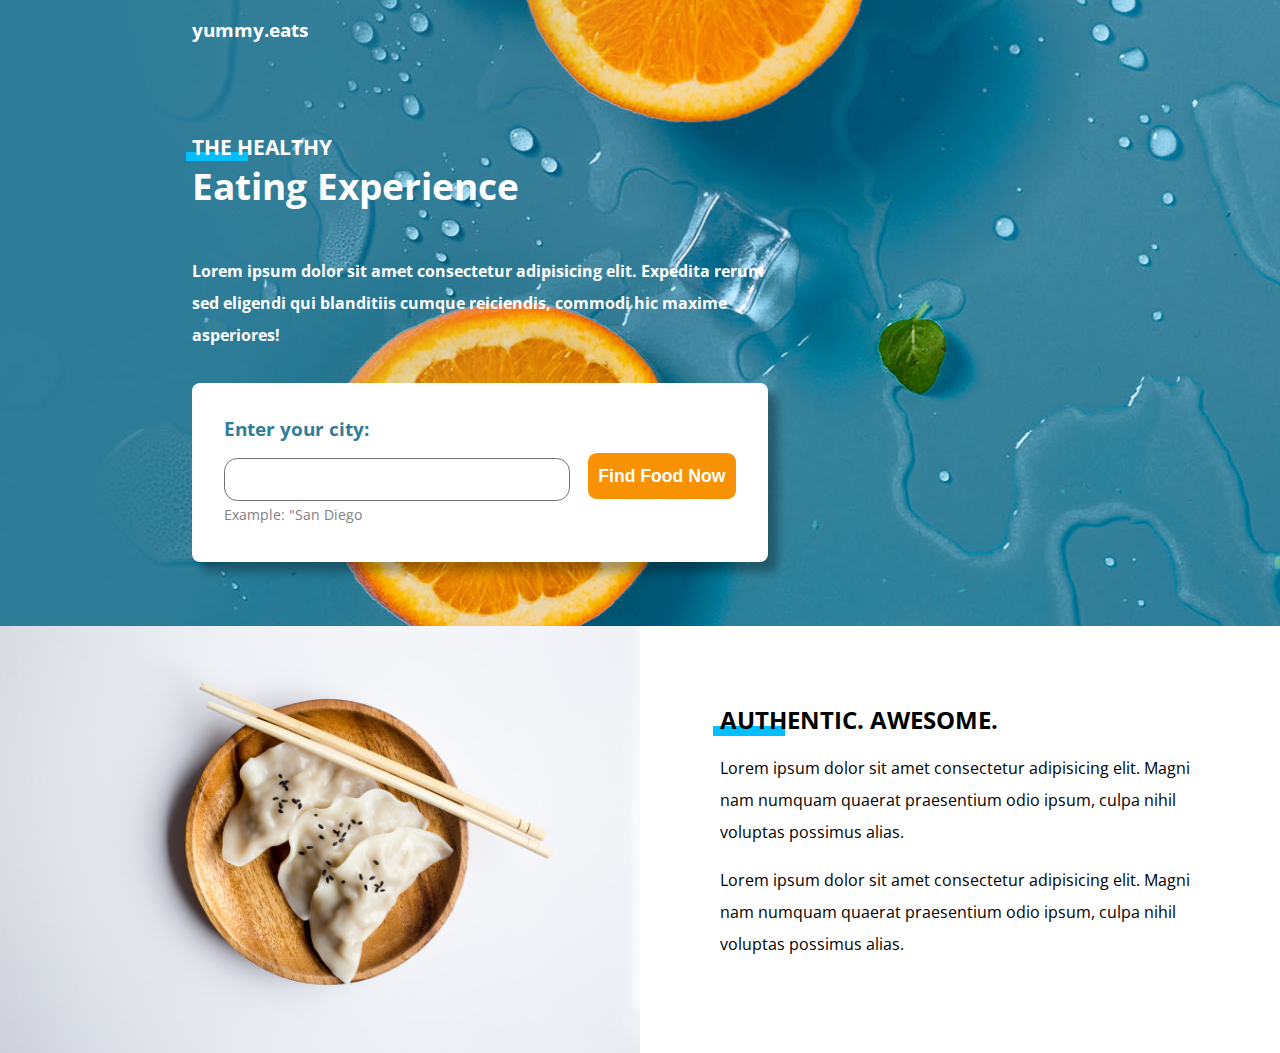
<file: Front_dev site/index.html>
<!DOCTYPE html>
<html lang="en">
<head>
    <meta charset="UTF-8">
    <meta name="viewport" content="width=device-width, initial-scale=1.0">
    <meta http-equiv="X-UA-Compatible" content="ie=edge">
    <link rel="stylesheet" href="style/style.css">
    <title>2020 Frontend Dev</title>
</head>
<body>

    <div class="overlay" id="overlay">
        <h3>Searching Now...</h3>
    </div>
    <div class="main-cont">
        <section class="top">
        <header>
            <a href="#">yummy.eats</a>
        </header>
            <h1><span>The Healthy</span> Eating Experience</h1>

            <p>Lorem ipsum dolor sit amet consectetur adipisicing elit. 
                Expedita rerum sed eligendi qui blanditiis cumque reiciendis, 
                commodi hic maxime asperiores!
            </p>
            <div class="form-container">
                <form action="">
                    <div class="left">
                    <label for="city">Enter your city:</label>
                    <input type="text" name="city" id="city">
                    <p>Example: "San Diego</p>
                    </div>

                 <input type="button" value="Find Food Now" id="cta-btn">
                </form>
            </div>
        </section>
    </div>

        <section class="authentic">
            <div class="right-sec">
               <h2>Authentic. Awesome.</h2>
                <p>Lorem ipsum dolor sit amet consectetur adipisicing elit. 
                Magni nam numquam quaerat praesentium odio ipsum, culpa nihil voluptas possimus alias.
                </p>
                <p>Lorem ipsum dolor sit amet consectetur adipisicing elit. 
                Magni nam numquam quaerat praesentium odio ipsum, culpa nihil voluptas possimus alias.
                </p>
                </div>
            <img src="images/food.jpeg" alt="Food Image">
        </section>
    
        <!--JavaScript-->
        
        <script>
            let btn = document.getElementById('cta-btn');
            let overlay = document.getElementById('overlay');

            btn.addEventListener('click', () => {
                overlay.style.display = 'grid';
                overlay.classList.add('animate-overlay')

            })
        </script>
</body>
</html>
</file>
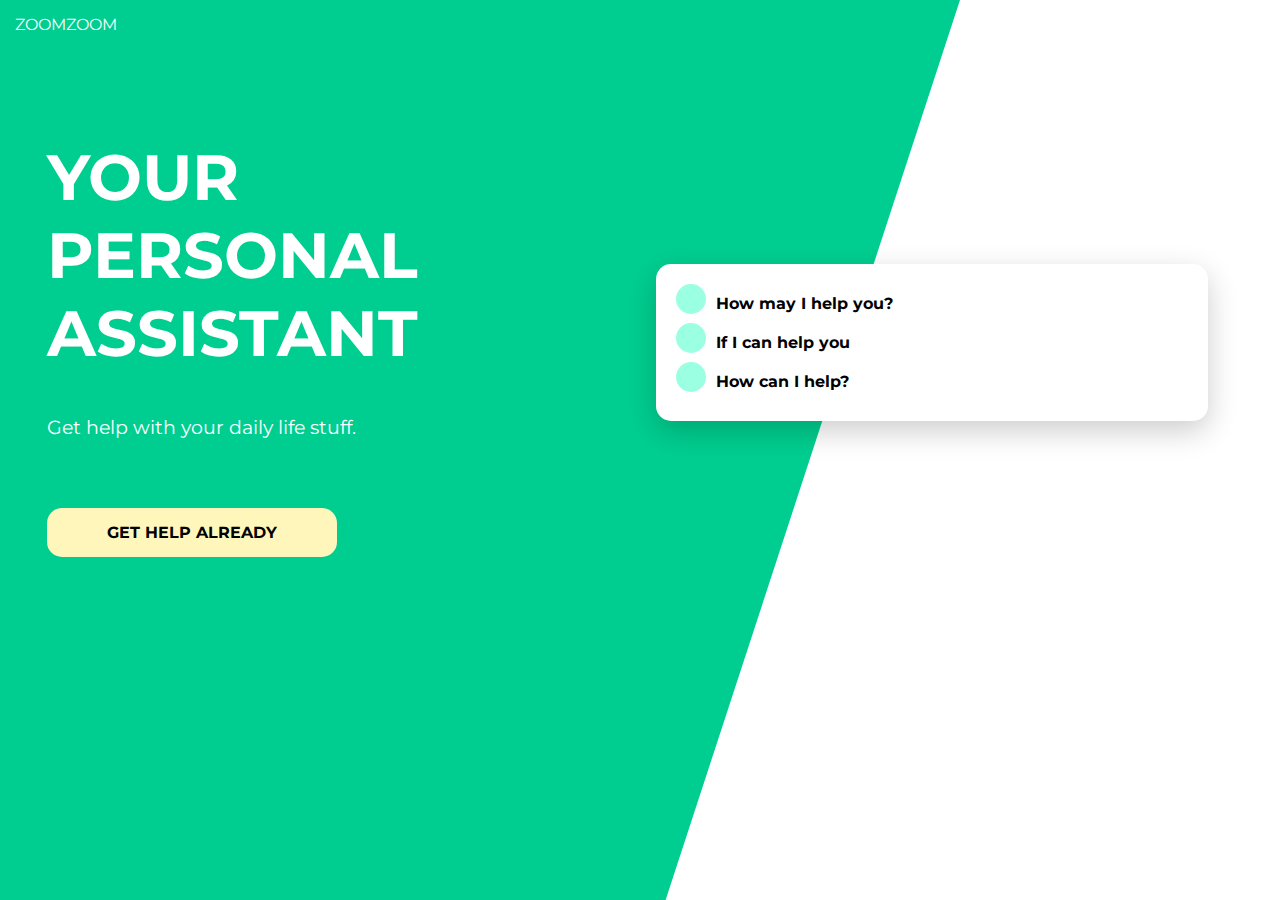
<file: Zoom_page_sass/index.html>
<!DOCTYPE html>
<html lang="en">

<head>
    <meta charset="UTF-8">
    <meta name="viewport" content="width=device-width, initial-scale=1.0">
    <meta http-equiv="X-UA-Compatible" content="ie=edge">
    <title>Document</title>
    <!--css/sass-->
    <link rel="stylesheet" href="css/main.css">
    <!--font-->
    <link href="https://fonts.googleapis.com/css?family=Montserrat&display=swap" rel="stylesheet">
</head>

<body>
    <!--background-->
    <div id="bg"></div>
    <!--page header/company name-->
    <header>
        <a href="#">ZoomZoom</a>
    </header>
    <!--main content starts-->
    <main>
        <!--first section-->
        <section id="card">
            <ul>
                <li>
                    <span></span>
                    <strong>How may I help you?</strong>
                </li>
                <li>
                    <span></span>
                    <strong>If I can help you</strong>
                </li>
                <li>
                    <span></span>
                    <strong>How can I help?</strong>
                </li>

            </ul>
            <!--second section-->
        </section>
        <section id="primary">
            <h1>Your Personal Assistant</h1>
            <p>Get help with your daily life stuff.</p>
            <!--button-->
            <a href="#">Get help already</a>
        </section>


    </main>

</body>

</html>
</file>
<file: Front_dev site/style/style.css>
@import url('https://fonts.googleapis.com/css?family=Open+Sans:400,700&display=swap');

/* Custom Properties */

:root {
    --leading: 2em;
}

body {
    margin: 0;
    font-family: 'Open Sans', sans-serif;

}

.main-cont {
    background: #307D99 url('../images/bg.jpg');
    background-position: 12% 83%;
    color: white;
    text-align: center;
    padding-bottom: 4em;
    
}

header {
    padding: 1em 0;
}

.main-cont a {
    color: white;
    text-decoration: none;
    font-weight: bold;
    font-size: 1.2rem;
}

section {
    margin: 0 1.5em;
}

h1 {
    font-size: 2.3rem;
    margin: 2em 0 1.2em;
}

h1 span {
    text-transform: uppercase;
    font-size: 1.3rem;
    display: block;
    position: relative;
    z-index: 1;
}
/* This style applies to the bluen hi-light line */
h1 span::before {
    content: '';
    position: absolute;
    width: 3em;
    background: #00BFFF;
    height: .4em;
    bottom: 0;
    z-index: -1;
    margin-left: -.3em;
}

.main-cont p {
    font-weight: bold;
    margin: 0 1em 3em;
}

.form-container {
    background-color: #ffffff;
    margin: 2em -1em 0;
    padding: var(--leading);
}

label {
    color: #307D99;
    font-weight: bold;
    display: block;
    font-size: 1.2rem;
}

input[type=text] {
    border: 1px solid #707070;
    width: 100%;
    padding: 1em;
    box-sizing: border-box;
    border-radius: 1em;
    margin-top: 1.2em;
}

.form-container p {
    color: gray;
    margin-bottom: 1.5em;
    font-weight: normal;
    font-size: .9em;
    margin-top: .3em;
}

input[type=button] {
    background-color: #F89104;
    border: none;
    width: 100%;
    color: white;
    font-weight: bold;
    padding: 1em 0;
    border-radius: .5em;
    font-size: 1.3em;
    cursor: pointer;

}

input[type=button]:hover {
    background-color: rgb(216, 126, 1);
}

.authentic {
    margin: 0;
    
}
.right-sec {
    text-align: center;
    margin: 3em 1em;
}

h2 {
    text-transform: uppercase;
    position: relative;
}
h2::before {
    content: '';
    position: absolute;
    width: 3em;
    background: #00BFFF;
    height: .4em;
    bottom: 0;
    z-index: -1;
    margin-left: -.3em;
}
img {
    width: 100%;
}

p {
    line-height: var(--leading);
}

.overlay {
    position: absolute;
    height: 100vh;
    width: 100%;
    background: rgba(0,0,0,.9);
    z-index: 1;
    place-content: center;
    color: white;
    display: none;
    opacity: 0;
}

.animate-overlay {
    animation: overlay 3s forwards;
}
/* Desktop @ 730px*/
@media (min-width: 730px) {
    section {
        margin: 0 4em;
    }
    .form-container {
        margin: 2em -4em 0;
    }
}
/* Desktop @ 930px */
@media (min-width: 930px) {
    .main-cont {
        text-align: left;
    }
    .main-cont p {
        margin: 0 0 3em;
    }
    .main-cont section {
        width: 65%;
    }

    .form-container {
        margin: 2em 0 0;
        padding: 2em;
        border-radius: .5em;
        box-shadow: 10px 10px 10px rgba(0,0,0,.3);
    }
    form {
        display: flex;
    }
    .left {
        width: 70%;
    }
    label {
        margin: 0;
    }
    input[type="button"] {
        height: fit-content;
        font-size: 1.1em;
        margin-left: 1em;
        margin-top: 2.2em;
        padding: .7em 0;
        width: 30%;
    }
    .main-cont p {
        margin-bottom: 0;
    }
    section.authentic {
        display: grid;
        grid-template-columns: repeat(2, 50%);
        grid-template-areas: 
            " bowl content";
    }
    .right-sec {
        grid-area: content;
        padding: 0 10%;
        text-align: left;
        align-self: center;
    }
    img {
        grid-area: bowl;
    }
    h2 {
        margin: 0;
    }
}

@media (min-width: 1275px){
    .main-cont section {
        width: 45%;
        margin: 0 15%;
    }
}


.top {
    animation: fadeIn 2s forwards;
}
@keyframes fadeIn {
    from {
        opacity: 0;
        transform: translateY(-2em);
    }
    to {
        opacity: 1;
        transform: translateY(0);
    }
}

@keyframes overlay {
    0% {
        opacity: 0;
    }
    30% {
        opacity: 1;
    }
    70% {
        opacity: 1;
    }
    100% {
        opacity: 0;
    }

}
</file>
<file: Zoom_page_sass/css/main.css>
/*mobile first*/
/*function*/
/*setting for mobile*/
/*cover full background*/
body,
html {
  height: 100%;
}

body {
  font-family: 'Montserrat', sans-serif;
  margin: 0;
}

body #bg {
  /*this adds the polygonal background shape*/
  -webkit-clip-path: polygon(100% 0, 100% 78%, 47% 100%, 0 100%, 0 0);
          clip-path: polygon(100% 0, 100% 78%, 47% 100%, 0 100%, 0 0);
  /*sets background color using map-get*/
  background-color: #00ce90;
  /*cover full screen*/
  width: 100%;
  height: 100%;
  position: absolute;
  z-index: -1;
}

@media (min-width: 768px) {
  body #bg {
    -webkit-clip-path: polygon(0 0, 75% 0, 52% 100%, 0% 100%);
            clip-path: polygon(0 0, 75% 0, 52% 100%, 0% 100%);
  }
}

body header a {
  color: #fff;
  text-decoration: none;
  padding: 15px;
  display: block;
  text-transform: uppercase;
}

@media (min-width: 768px) {
  main {
    display: -ms-grid;
    display: grid;
    -ms-grid-columns: 50% auto;
        grid-template-columns: 50% auto;
        grid-template-areas: "primary card";
  }
}

main section#card {
  background: #fff;
  padding: 20px;
  margin: 1em auto;
  border-radius: 15px;
  -webkit-box-shadow: 0 10px 30px rgba(0, 0, 0, 0.2);
          box-shadow: 0 10px 30px rgba(0, 0, 0, 0.2);
  width: 80%;
}

@media (min-width: 768px) {
  main section#card {
    grid-area: card;
    height: -webkit-fit-content;
    height: -moz-fit-content;
    height: fit-content;
    -ms-flex-item-align: center;
        -ms-grid-row-align: center;
        align-self: center;
    margin: 1em;
  }
}

main section#card ul {
  list-style-type: none;
  margin: 0;
  padding: 0;
}

main section#card ul li {
  margin-bottom: 10px;
}

main section#card ul li span {
  position: absolute;
  width: 30px;
  height: 30px;
  background-color: #9bffe1;
  border-radius: 50%;
  margin-right: 10px;
}

main section#card ul li strong {
  display: inline-block;
  margin-left: 40px;
  margin-top: 10px;
}

main section#primary {
  color: #fff;
  padding: 15px;
  text-align: center;
}

@media (min-width: 768px) {
  main section#primary {
    grid-area: primary;
    text-align: left;
    margin: 4em 2em 4em;
  }
}

main section#primary h1 {
  font-size: 3em;
  margin-top: 10px;
  text-transform: uppercase;
}

@media (min-width: 768px) {
  main section#primary h1 {
    width: 30%;
    font-size: 4em;
    line-height: .93m;
  }
}

main section#primary p {
  font-size: 1.2em;
}

main section#primary a {
  color: #000201;
  border-radius: 15px;
  text-decoration: none;
  text-transform: uppercase;
  font-weight: bold;
  background-color: #FFF6BB;
  display: block;
  text-align: center;
  margin: 50px auto 0 auto;
  padding: 15px;
}

@media (min-width: 768px) {
  main section#primary a {
    display: inline-block;
    padding: 15px 60px;
  }
}
/*# sourceMappingURL=main.css.map */
</file>
